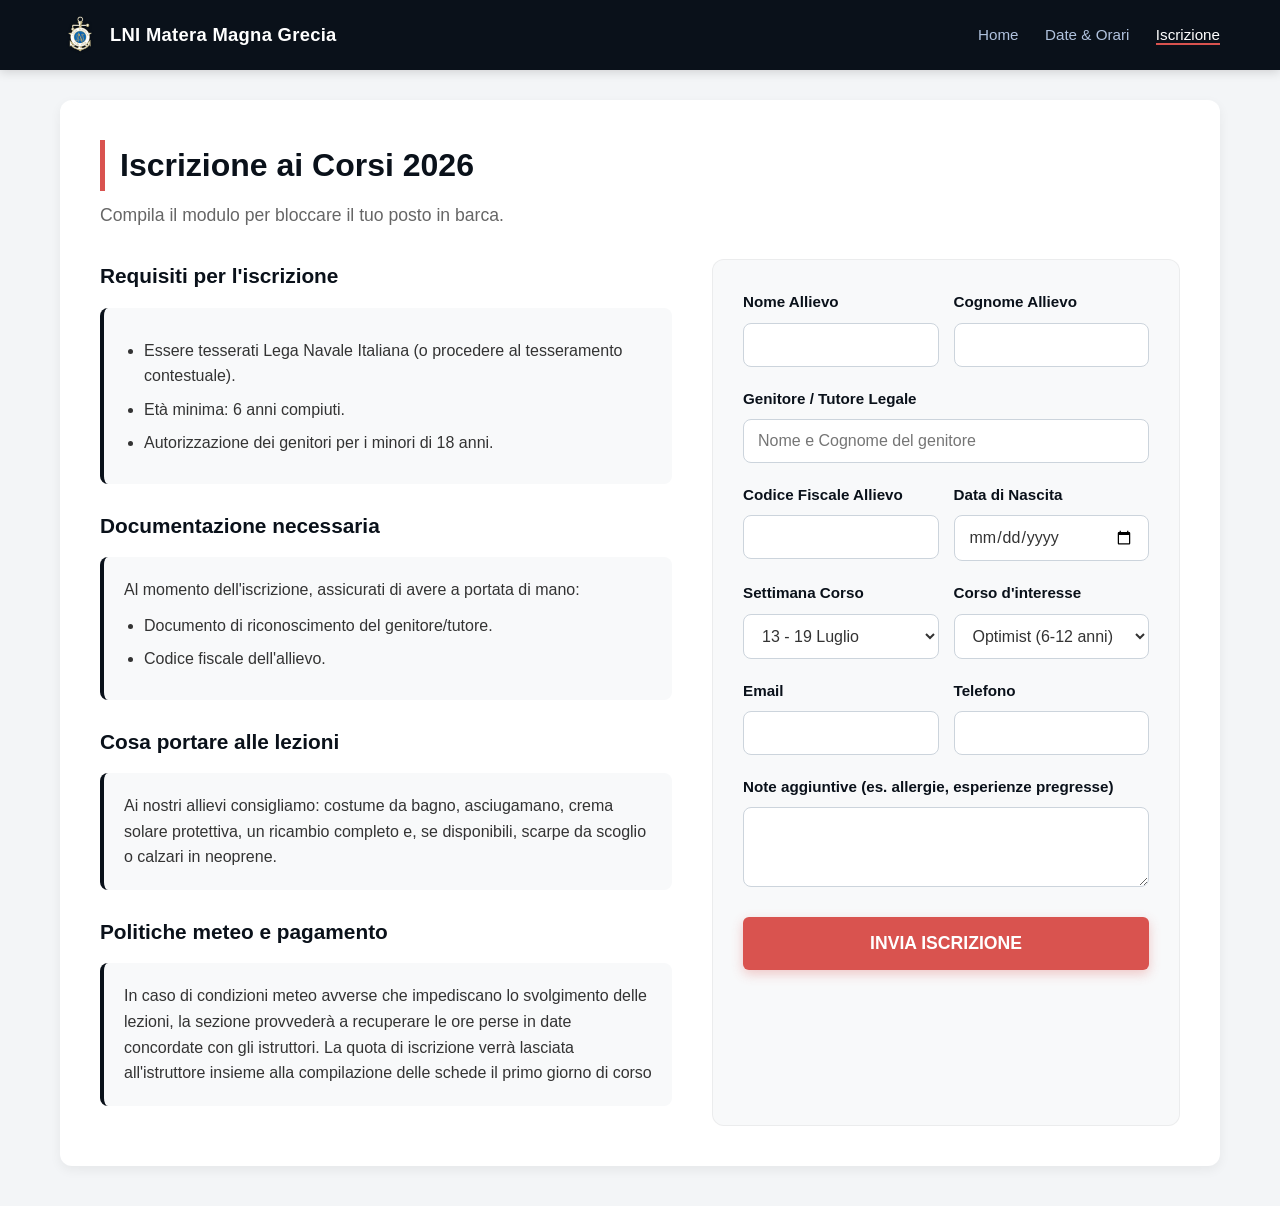
<file: iscrizione.html>
<!DOCTYPE html>
<html lang="it">
<head>
    <meta charset="UTF-8">
    <meta name="viewport" content="width=device-width, initial-scale=1.0">
    <title>Iscrizione - Scuola Vela LNI Matera Magna Grecia</title>
    <link rel="stylesheet" href="style.css">
</head>
<body>

    <nav class="navbar">
        <div class="nav-container">
            <a href="index.html" class="nav-logo">
                <img src="immagini/logo.png" alt="Logo LNI" class="nav-logo-img">
                LNI Matera Magna Grecia
            </a>
            <div class="nav-links">
                <a href="index.html">Home</a>
                <a href="orari.html">Date & Orari</a>
                <a href="iscrizione.html" class="active">Iscrizione</a>
            </div>
        </div>
    </nav>

    <main class="container">
        <div class="enrollment-wrapper">
            <h1 class="enrollment-title">Iscrizione ai Corsi 2026</h1>
            <p class="enrollment-subtitle">Compila il modulo per bloccare il tuo posto in barca.</p>
            
            <div class="enrollment-grid">
                <div class="info-pane">
                    <h3>Requisiti per l'iscrizione</h3>
                    <div class="requirement-card">
                        <ul>
                            <li>Essere tesserati Lega Navale Italiana (o procedere al tesseramento contestuale).</li>
                            <li>Età minima: 6 anni compiuti.</li>
                            <li>Autorizzazione dei genitori per i minori di 18 anni.</li>
                        </ul>
                    </div>

                    <h3>Documentazione necessaria</h3>
                    <div class="requirement-card">
                        <p>Al momento dell'iscrizione, assicurati di avere a portata di mano:</p>
                        <ul>
                            <li>Documento di riconoscimento del genitore/tutore.</li>
                            <li>Codice fiscale dell'allievo.</li>
                        </ul>
                    </div>

                    <h3>Cosa portare alle lezioni</h3>
                    <div class="requirement-card">
                        <p>Ai nostri allievi consigliamo: costume da bagno, asciugamano, crema solare protettiva, un ricambio completo e, se disponibili, scarpe da scoglio o calzari in neoprene.</p>
                    </div>

                    <h3>Politiche meteo e pagamento</h3>
                    <div class="requirement-card">
                        <p>In caso di condizioni meteo avverse che impediscano lo svolgimento delle lezioni, la sezione provvederà a recuperare le ore perse in date concordate con gli istruttori. La quota di iscrizione verrà lasciata all'istruttore insieme alla compilazione delle schede il primo giorno di corso</p>
                    </div>
                </div>

                <div class="form-pane">
                    <form id="iscrizioneForm" action="https://script.google.com/macros/s/AKfycbz9HaYaxJAylrTUaTbrRWFXK4GBL29RpK4JFaQ2s_OaxIcE6JPTIWkmpJjglpkGXM7N/exec" method="POST">
                        <div class="form-row">
                            <div class="form-group">
                                <label>Nome Allievo</label>
                                <input type="text" name="nome" required>
                            </div>
                            <div class="form-group">
                                <label>Cognome Allievo</label>
                                <input type="text" name="cognome" required>
                            </div>
                        </div>
                        <div class="form-group">
                            <label>Genitore / Tutore Legale</label>
                            <input type="text" name="genitore" placeholder="Nome e Cognome del genitore">
                        </div>
                        <div class="form-row">
                            <div class="form-group">
                                <label>Codice Fiscale Allievo</label>
                                <input type="text" name="cf" required>
                            </div>
                            <div class="form-group">
                                <label>Data di Nascita</label>
                                <input type="date" name="data_nascita" required>
                            </div>
                        </div>
                        <div class="form-row">
                            <div class="form-group">
                                <label>Settimana Corso</label>
                                <select name="settimana" required>
                                    <option value="13-19 Luglio">13 - 19 Luglio</option>
                                    <option value="20-26 Luglio">20 - 26 Luglio</option>
                                    <option value="27 Lug-2 Ago">27 Lug - 2 Ago</option>
                                    <option value="3-9 Agosto">3 - 9 Agosto</option>
                                    <option value="10-16 Agosto">10 - 16 Agosto</option>
                                    <option value="17-23 Agosto">17 - 23 Agosto</option>
                                    <option value="24-31 Agosto">24 - 31 Agosto</option>
                                </select>
                            </div>
                            <div class="form-group">
                                <label>Corso d'interesse</label>
                                <select name="corso">
                                    <option value="Optimist">Optimist (6-12 anni)</option>
                                    <option value="Laser">Laser (12+ anni)</option>
                                    <option value="Hobie Cat">Hobie Cat 16</option>
                                </select>
                            </div>
                        </div>
                        <div class="form-row">
                            <div class="form-group">
                                <label>Email</label>
                                <input type="email" name="email" required>
                            </div>
                            <div class="form-group">
                                <label>Telefono</label>
                                <input type="tel" name="telefono" required>
                            </div>
                        </div>
                        <div class="form-group">
                            <label>Note aggiuntive (es. allergie, esperienze pregresse)</label>
                            <textarea name="note" rows="3"></textarea>
                        </div>
                        <button type="submit" class="submit-btn">INVIA ISCRIZIONE</button>
                    </form>
                    <div id="form-status" style="margin-top: 20px; font-weight: bold; text-align: center;"></div>
                </div>
            </div>
        </div>
    </main>

    <script>
        const form = document.getElementById("iscrizioneForm");
        const status = document.getElementById("form-status");

        form.addEventListener("submit", function(event) {
            event.preventDefault();
            status.innerHTML = "Invio in corso...";
            
            const formData = new FormData(form);
            
            fetch(form.action, {
                method: 'POST',
                body: formData,
                mode: 'no-cors' 
            }).then(() => {
                status.innerHTML = "Grazie! La tua richiesta è stata inviata correttamente.";
                form.reset();
            }).catch(error => {
                status.innerHTML = "Si è verificato un errore. Assicurati che l'URL nel form sia corretto.";
            });
        });
    </script>
</body>
</html>
</file>
<file: style.css>
/* ==========================================================================
   1. VARIABILI GLOBALI E RESET DI BASE
   ========================================================================== */
:root {
    --primary-blue: #0a111a;
    --laser-red: #d9534f;
    --optimist-blue: #0275d8;
    --hobie-orange: #f0ad4e;
    --enrollment-navy: #1e3c72;
    --white: #ffffff;
    --bg-light: #f8f9fa;
    --bg-main: #f3f5f7;
    --text-dark: #333333;
    --text-muted: #666666;
    --border-color: #ccd4dc;
}

* {
    box-sizing: border-box;
    margin: 0;
    padding: 0;
}

body {
    font-family: -apple-system, BlinkMacSystemFont, "Segoe UI", Roboto, Helvetica, Arial, sans-serif;
    background-color: var(--bg-main);
    color: var(--text-dark);
    line-height: 1.6;
    -webkit-font-smoothing: antialiased;
}

.container {
    max-width: 1200px;
    margin: 0 auto;
    padding: 0 20px;
    width: 100%;
}

/* Links utili su mobile */
.mobile-link {
    color: inherit;
    text-decoration: none;
    display: inline-block;
    padding: 4px 0; /* Espande l'area di tocco */
}

/* ==========================================================================
   2. BARRA DI NAVIGAZIONE (NAVBAR)
   ========================================================================== */
.navbar {
    background-color: var(--primary-blue);
    padding: 15px 0;
    position: sticky;
    top: 0;
    z-index: 1000;
    box-shadow: 0 2px 10px rgba(0,0,0,0.15);
}

.nav-container {
    display: flex;
    justify-content: space-between;
    align-items: center;
    max-width: 1200px;
    margin: 0 auto;
    padding: 0 20px;
}

.nav-logo {
    color: var(--white);
    text-decoration: none;
    font-weight: bold;
    display: flex;
    align-items: center;
    gap: 10px;
    font-size: 1.15rem;
    letter-spacing: 0.3px;
}

.nav-logo-img {
    height: 40px;
    width: auto;
    object-fit: contain;
}

.nav-links a {
    color: #b0c2de;
    text-decoration: none;
    margin-left: 22px;
    font-weight: 500;
    font-size: 0.95rem;
    transition: color 0.2s ease;
}

.nav-links a:hover, 
.nav-links a.active {
    color: var(--white);
    border-bottom: 2px solid var(--laser-red);
}

/* ==========================================================================
   3. HERO HEADER (STRUTTURA RIGIDA ORIGINALE)
   ========================================================================== */
.hero-header {
    background: linear-gradient(rgba(10, 17, 26, 0.82), rgba(10, 17, 26, 0.85)), url('immagini/hero.jpg') center/cover no-repeat;
    color: var(--white);
    padding: 65px 20px;
    text-align: center;
    box-shadow: inset 0 -10px 20px rgba(0,0,0,0.2);
}

.header-main-container {
    display: flex;
    justify-content: space-between;
    align-items: center;
    max-width: 1000px;
    margin: 0 auto;
    gap: 20px;
}

.header-logo {
    height: 110px;
    width: auto;
    object-fit: contain;
}

.header-content {
    flex-grow: 1;
}

.header-content h1 {
    font-size: 2.8rem;
    margin-bottom: 5px;
    letter-spacing: 0.5px;
    font-weight: 800;
}

.tagline {
    font-size: 1.3rem;
    font-style: italic;
    color: #e0e5ec;
    margin-bottom: 15px;
    font-weight: 300;
}

.sub-info {
    font-size: 0.95rem;
    color: #b0c2de;
    line-height: 1.4;
}

.location-marker {
    display: inline-block;
    margin-top: 5px;
    font-weight: 500;
}

.season-badge {
    display: inline-block;
    background-color: var(--laser-red);
    padding: 5px 16px;
    border-radius: 20px;
    font-size: 0.85rem;
    font-weight: bold;
    margin-top: 18px;
    box-shadow: 0 2px 8px rgba(219, 83, 79, 0.4);
    text-transform: uppercase;
    letter-spacing: 0.5px;
}

.hero-buttons {
    margin-top: 35px;
}

.cta-button {
    display: inline-block;
    background-color: var(--laser-red);
    color: var(--white);
    padding: 14px 28px;
    text-decoration: none;
    border-radius: 6px;
    font-weight: bold;
    font-size: 1rem;
    transition: background 0.2s, transform 0.2s, box-shadow 0.2s;
    box-shadow: 0 4px 12px rgba(217, 83, 79, 0.3);
}

.cta-button:hover {
    background-color: #c9302c;
    transform: translateY(-1px);
    box-shadow: 0 6px 16px rgba(217, 83, 79, 0.4);
}

.secondary-btn {
    background-color: transparent;
    border: 2px solid var(--white);
    margin-left: 15px;
    box-shadow: none;
}

.secondary-btn:hover {
    background-color: var(--white);
    color: var(--primary-blue);
    box-shadow: 0 4px 12px rgba(255, 255, 255, 0.2);
}

/* ==========================================================================
   4. ELEMENTI CARATTERISTICI (FEATURES)
   ========================================================================== */
.features-container {
    display: grid;
    grid-template-columns: repeat(auto-fit, minmax(220px, 1fr));
    gap: 20px;
    margin: 40px 0;
}

.feature-item {
    background: var(--white);
    padding: 22px 15px;
    border-radius: 8px;
    text-align: center;
    box-shadow: 0 2px 6px rgba(0,0,0,0.04);
    border: 1px solid rgba(0,0,0,0.02);
}

.feature-item .icon {
    font-size: 2rem;
    display: block;
    margin-bottom: 12px;
}

.feature-item p {
    font-size: 0.95rem;
    font-weight: 600;
    color: #222;
}

/* ==========================================================================
   5. SEZIONE CORSI & SCHEDE (COURSES GRID)
   ========================================================================== */
.courses-section {
    margin-bottom: 40px;
}

.courses-section h2 {
    text-align: center;
    font-size: 2rem;
    color: var(--primary-blue);
    margin-bottom: 8px;
}

.section-subtitle {
    text-align: center;
    color: var(--text-muted);
    margin-bottom: 35px;
    font-size: 1.05rem;
    max-width: 800px;
    margin-left: auto;
    margin-right: auto;
}

.courses-grid {
    display: grid;
    grid-template-columns: repeat(auto-fit, minmax(260px, 1fr));
    gap: 25px;
}

.course-card {
    background: var(--white);
    border-radius: 10px;
    overflow: hidden;
    box-shadow: 0 4px 12px rgba(0,0,0,0.06);
    display: flex;
    flex-direction: column;
    transition: transform 0.25s cubic-bezier(0.16, 1, 0.3, 1), box-shadow 0.25s ease;
}

.clickable-card {
    cursor: pointer;
}

.clickable-card:hover {
    transform: translateY(-4px);
    box-shadow: 0 12px 24px rgba(0,0,0,0.12);
}

.course-header {
    padding: 22px 15px;
    text-align: center;
    color: var(--white);
    font-weight: bold;
    font-size: 1.25rem;
    letter-spacing: 0.5px;
}

.course-header.optimist { background: var(--optimist-blue); }
.course-header.laser { background: var(--laser-red); }
.course-header.hobie { background: var(--hobie-orange); }

.course-icon-wrapper {
    height: 50px;
    margin-bottom: 10px;
    display: flex;
    justify-content: center;
    align-items: center;
}

.course-icon {
    height: 100%;
    width: auto;
    object-fit: contain;
}

.course-body {
    padding: 25px 20px;
    flex-grow: 1;
    background-color: var(--white);
}

.checkmark-list {
    list-style: none;
}

.checkmark-list li {
    margin-bottom: 12px;
    position: relative;
    padding-left: 25px;
    font-size: 0.95rem;
    color: #444;
}

.checkmark-list li:last-child {
    margin-bottom: 0;
}

.checkmark-list li::before {
    content: "✓";
    position: absolute;
    left: 0;
    color: #5cb85c;
    font-weight: bold;
    font-size: 1.05rem;
}

/* ==========================================================================
   6. SEZIONE INFORMAZIONI AGGIUNTIVE
   ========================================================================== */
.extra-info {
    background: var(--white);
    padding: 35px;
    border-radius: 10px;
    box-shadow: 0 2px 10px rgba(0,0,0,0.04);
}

.extra-info h3 {
    font-size: 1.4rem;
    color: var(--primary-blue);
    border-bottom: 2px solid #f0f2f5;
    padding-bottom: 12px;
    margin-bottom: 20px;
}

.info-blocks {
    display: grid;
    grid-template-columns: 1fr 1fr;
    gap: 35px;
}

.info-block h4 {
    color: var(--primary-blue);
    margin-bottom: 12px;
    font-size: 1.1rem;
}

.info-block ul {
    padding-left: 20px;
}

.info-block li {
    margin-bottom: 8px;
    font-size: 0.95rem;
}

.info-block p {
    font-size: 0.95rem;
    color: #444;
}

.info-block a {
    color: var(--laser-red);
    text-decoration: none;
    font-weight: 600;
}
.info-block a:hover {
    text-decoration: underline;
}

/* ==========================================================================
   7. STRUTTURA SPECIFICA PAGINA ISCRIZIONE (NUOVA AGGIUNTA)
   ========================================================================== */
.enrollment-wrapper {
    background: var(--white);
    border-radius: 12px;
    box-shadow: 0 4px 12px rgba(0,0,0,0.06);
    padding: 40px;
    margin-top: 30px;
    margin-bottom: 40px;
}

.enrollment-title {
    color: var(--primary-blue);
    font-size: 2rem;
    margin-bottom: 10px;
    border-left: 5px solid var(--laser-red);
    padding-left: 15px;
}

.enrollment-subtitle {
    color: var(--text-muted);
    margin-bottom: 30px;
    font-size: 1.1rem;
}

.enrollment-grid {
    display: grid;
    grid-template-columns: 1.1fr 0.9fr;
    gap: 40px;
}

.info-pane h3 {
    color: var(--primary-blue);
    font-size: 1.3rem;
    margin-bottom: 15px;
    margin-top: 25px;
}

.info-pane h3:first-child {
    margin-top: 0;
}

.requirement-card {
    background-color: var(--bg-light);
    border-radius: 8px;
    padding: 20px;
    border-left: 4px solid var(--primary-blue);
    margin-bottom: 20px;
}

.requirement-card ul {
    padding-left: 20px;
    margin-top: 10px;
}

.requirement-card li {
    margin-bottom: 8px;
}

/* Form Layout */
.form-pane {
    background-color: var(--bg-light);
    padding: 30px;
    border-radius: 12px;
    border: 1px solid rgba(0,0,0,0.05);
}

.form-group {
    margin-bottom: 20px;
    display: flex;
    flex-direction: column;
}

.form-group label {
    font-weight: 600;
    margin-bottom: 8px;
    color: var(--primary-blue);
    font-size: 0.95rem;
}

.form-group input, 
.form-group select, 
.form-group textarea {
    padding: 12px 14px;
    border: 1px solid var(--border-color);
    border-radius: 8px;
    font-size: 1rem;
    font-family: inherit;
    background-color: var(--white);
    color: var(--text-dark);
    transition: border-color 0.2s, box-shadow 0.2s;
    width: 100%;
}

.form-group input:focus, 
.form-group select:focus, 
.form-group textarea:focus {
    outline: none;
    border-color: var(--primary-blue);
    box-shadow: 0 0 0 3px rgba(10, 17, 26, 0.15);
}

.form-row {
    display: grid;
    grid-template-columns: 1fr 1fr;
    gap: 15px;
}

.submit-btn {
    width: 100%;
    border: none;
    cursor: pointer;
    font-size: 1.1rem;
    padding: 16px;
    margin-top: 10px;
    background-color: var(--laser-red);
    color: var(--white);
    border-radius: 6px;
    font-weight: bold;
    transition: background 0.2s, transform 0.1s, box-shadow 0.2s;
    box-shadow: 0 4px 12px rgba(217, 83, 79, 0.3);
}

.submit-btn:hover {
    box-shadow: 0 6px 16px rgba(217, 83, 79, 0.4);
    background-color: #c9302c;
}

.submit-btn:active {
    transform: scale(0.98);
}

/* ==========================================================================
   8. MODALE DI DETTAGLIO IMBARCAZIONI
   ========================================================================== */
.modal-overlay {
    position: fixed;
    top: 0;
    left: 0;
    width: 100%;
    height: 100%;
    background: rgba(10, 17, 26, 0.6);
    backdrop-filter: blur(4px);
    -webkit-backdrop-filter: blur(4px);
    display: flex;
    justify-content: center;
    align-items: center;
    opacity: 0;
    pointer-events: none;
    transition: opacity 0.3s ease;
    z-index: 2000;
}

.modal-overlay.active {
    opacity: 1;
    pointer-events: auto;
}

.modal-content {
    background: var(--white);
    padding: 35px;
    border-radius: 12px;
    max-width: 850px;
    width: 90%;
    position: relative;
    max-height: 88vh;
    overflow-y: auto;
    box-shadow: 0 20px 40px rgba(0,0,0,0.3);
    animation: modalScaleIn 0.3s cubic-bezier(0.16, 1, 0.3, 1);
}

@keyframes modalScaleIn {
    from { transform: scale(0.96); opacity: 0; }
    to { transform: scale(1); opacity: 1; }
}

.modal-close {
    position: absolute;
    top: 15px;
    right: 22px;
    font-size: 2rem;
    cursor: pointer;
    color: var(--text-muted);
    line-height: 1;
    transition: color 0.2s;
}

.modal-close:hover {
    color: #000;
}

.modal-header-title {
    border-bottom: 2px solid #f0f2f5;
    padding-bottom: 12px;
    margin-bottom: 22px;
}

.modal-header-title h2 {
    color: var(--primary-blue);
    font-size: 1.8rem;
}

.modal-inner-body {
    display: grid;
    grid-template-columns: 1.2fr 0.8fr;
    gap: 30px;
}

.modal-text h3 {
    color: var(--primary-blue);
    font-size: 1.15rem;
    margin-bottom: 10px;
}

.modal-text p {
    font-size: 0.95rem;
    color: #444;
    text-align: justify;
}

.modal-gallery h3 {
    color: var(--primary-blue);
    font-size: 1.15rem;
    margin-bottom: 12px;
}

.gallery-grid {
    display: grid;
    grid-template-columns: repeat(2, 1fr);
    gap: 12px;
    margin-top: 10px;
}

.gallery-grid img {
    width: 100%;
    height: 85px;
    object-fit: cover;
    border-radius: 6px;
    border: 1px solid rgba(0,0,0,0.05);
}

/* ==========================================================================
   9. FOOTER STRUTTURALE UNIFICATO
   ========================================================================== */
footer {
    background-color: var(--primary-blue);
    color: #a0aab5;
    padding: 55px 0 25px 0;
    margin-top: 60px;
}

.footer-content {
    display: grid;
    grid-template-columns: 1fr 1fr;
    max-width: 1200px;
    margin: 0 auto;
    padding: 0 20px;
    gap: 60px;
}

.footer-section h4 {
    color: var(--white);
    margin-bottom: 18px;
    font-size: 1.15rem;
    letter-spacing: 0.3px;
}

.footer-section p {
    margin-bottom: 12px;
    font-size: 0.95rem;
    display: flex;
    align-items: center;
    gap: 8px;
}

.footer-section a {
    color: #ccd5df;
    text-decoration: none;
    transition: color 0.15s ease;
}

.footer-section a:hover {
    color: var(--white);
    text-decoration: underline;
}

.footer-bottom {
    text-align: center;
    margin-top: 45px;
    border-top: 1px solid #1a2635;
    padding-top: 22px;
    font-size: 0.85rem;
    color: #707e8c;
}

/* ==========================================================================
   10. ADATTAMENTI RESPONSIVE (MEDIA QUERIES SMARTPHONE COMPLETATO)
   ========================================================================== */
@media (max-width: 900px) {
    /* Griglia principale iscrizione collassa a colonna singola per Tablet e telefoni grandi */
    .enrollment-grid {
        grid-template-columns: 1fr;
        gap: 30px;
    }
}

@media (max-width: 768px) {
    .header-main-container {
        flex-direction: column;
        gap: 15px;
    }
    
    .header-logo {
        height: 85px;
    }
    
    .header-content h1 {
        font-size: 2.2rem;
    }
    
    .tagline {
        font-size: 1.15rem;
    }
    
    .info-blocks, 
    .modal-inner-body, 
    .footer-content {
        grid-template-columns: 1fr;
        gap: 25px;
    }
    
    .hero-buttons .cta-button {
        display: block;
        margin: 12px auto;
        max-width: 260px;
    }
    
    .secondary-btn {
        margin-left: auto;
    }
    
    .navbar {
        padding: 12px 0;
    }
    
    .nav-container {
        flex-direction: column;
        gap: 10px;
    }
    
    .nav-links a {
        margin: 0 10px;
    }
}

/* Ottimizzazioni specifiche e mirate per schermi Mobile piccoli (fino a 600px) */
@media (max-width: 600px) {
    .form-row { grid-template-columns: 1fr; gap: 0; }
    .form-pane { padding: 22px 16px; }
    .enrollment-wrapper { padding: 20px 14px; margin-top: 10px; margin-bottom: 20px; box-shadow: none; border-radius: 0; }
    .enrollment-title { font-size: 1.55rem; }
    .enrollment-subtitle { font-size: 0.98rem; margin-bottom: 25px; }
    .form-group input, .form-group select, .form-group textarea { font-size: 16px; padding: 14px 12px; }
    .submit-btn { padding: 18px; font-size: 1.15rem; }
} 

/* --- IL BLOCCO QUI SOTTO DEVE STARE FUORI DALLE MEDIA QUERY --- */

/* Il contenitore genitore deve allungare i figli */
.flex-container-info {
    display: flex;
    flex-wrap: wrap;
    gap: 20px;
    align-items: stretch; /* <--- QUESTO FORZA L'ALTEZZA UGUALE */
}

/* Le due schede devono avere la stessa base di crescita */
.extra-info, 
.enrollment-card {
    flex: 1; 
    display: flex;        /* Necessario per gestire il contenuto interno */
    flex-direction: column;
}

/* Forza il corpo della scheda di iscrizione a riempire lo spazio */
.enrollment-card .course-body {
    flex-grow: 1; /* Il contenuto interno si allungherà per pareggiare l'altezza */
}

/* Rimuoviamo la griglia interna per farli stare in colonna */
.extra-info .info-blocks {
    display: block; 
}

/* Assicuriamo che la card di iscrizione riempia bene lo spazio */
.enrollment-card {
    display: flex;
    flex-direction: column;
}

.enrollment-card .course-body {
    flex-grow: 1;
}

/* Responsività per mobile */
@media (max-width: 768px) {
    .flex-container-info {
        flex-direction: column;
    }
}
</file>
